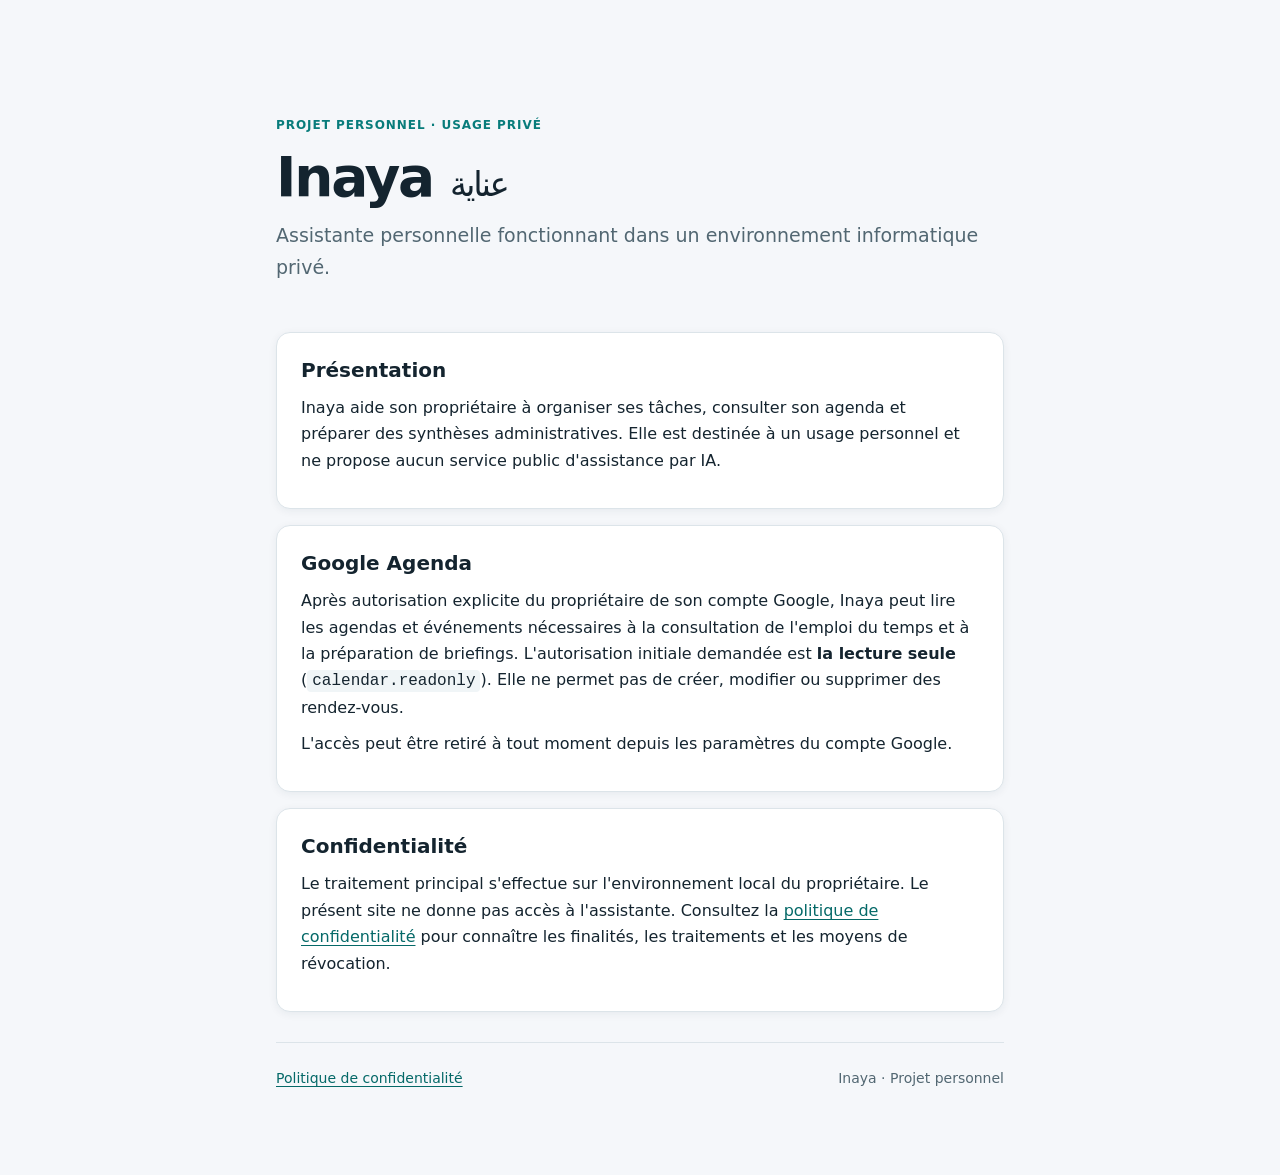
<file: index.html>
<!doctype html>
<html lang="fr">
<head>
<meta charset="utf-8">
<meta name="viewport" content="width=device-width,initial-scale=1">
<meta name="description" content="Inaya, assistante personnelle locale : présentation et accès à Google Agenda.">
<title>Inaya — Assistante personnelle locale</title>
<link rel="stylesheet" href="style.css">
</head>
<body>
<main class="container">
<header><span class="eyebrow">Projet personnel · Usage privé</span><h1>Inaya <span lang="ar" dir="rtl">عناية</span></h1><p class="lead">Assistante personnelle fonctionnant dans un environnement informatique privé.</p></header>
<section class="panel"><h2>Présentation</h2><p>Inaya aide son propriétaire à organiser ses tâches, consulter son agenda et préparer des synthèses administratives. Elle est destinée à un usage personnel et ne propose aucun service public d'assistance par IA.</p></section>
<section class="panel"><h2>Google Agenda</h2><p>Après autorisation explicite du propriétaire de son compte Google, Inaya peut lire les agendas et événements nécessaires à la consultation de l'emploi du temps et à la préparation de briefings. L'autorisation initiale demandée est <strong>la lecture seule</strong> (<code>calendar.readonly</code>). Elle ne permet pas de créer, modifier ou supprimer des rendez-vous.</p><p>L'accès peut être retiré à tout moment depuis les paramètres du compte Google.</p></section>
<section class="panel"><h2>Confidentialité</h2><p>Le traitement principal s'effectue sur l'environnement local du propriétaire. Le présent site ne donne pas accès à l'assistante. Consultez la <a href="privacy.html">politique de confidentialité</a> pour connaître les finalités, les traitements et les moyens de révocation.</p></section>
<footer><a href="privacy.html">Politique de confidentialité</a><span>Inaya · Projet personnel</span></footer>
</main>
</body>
</html>
</file>
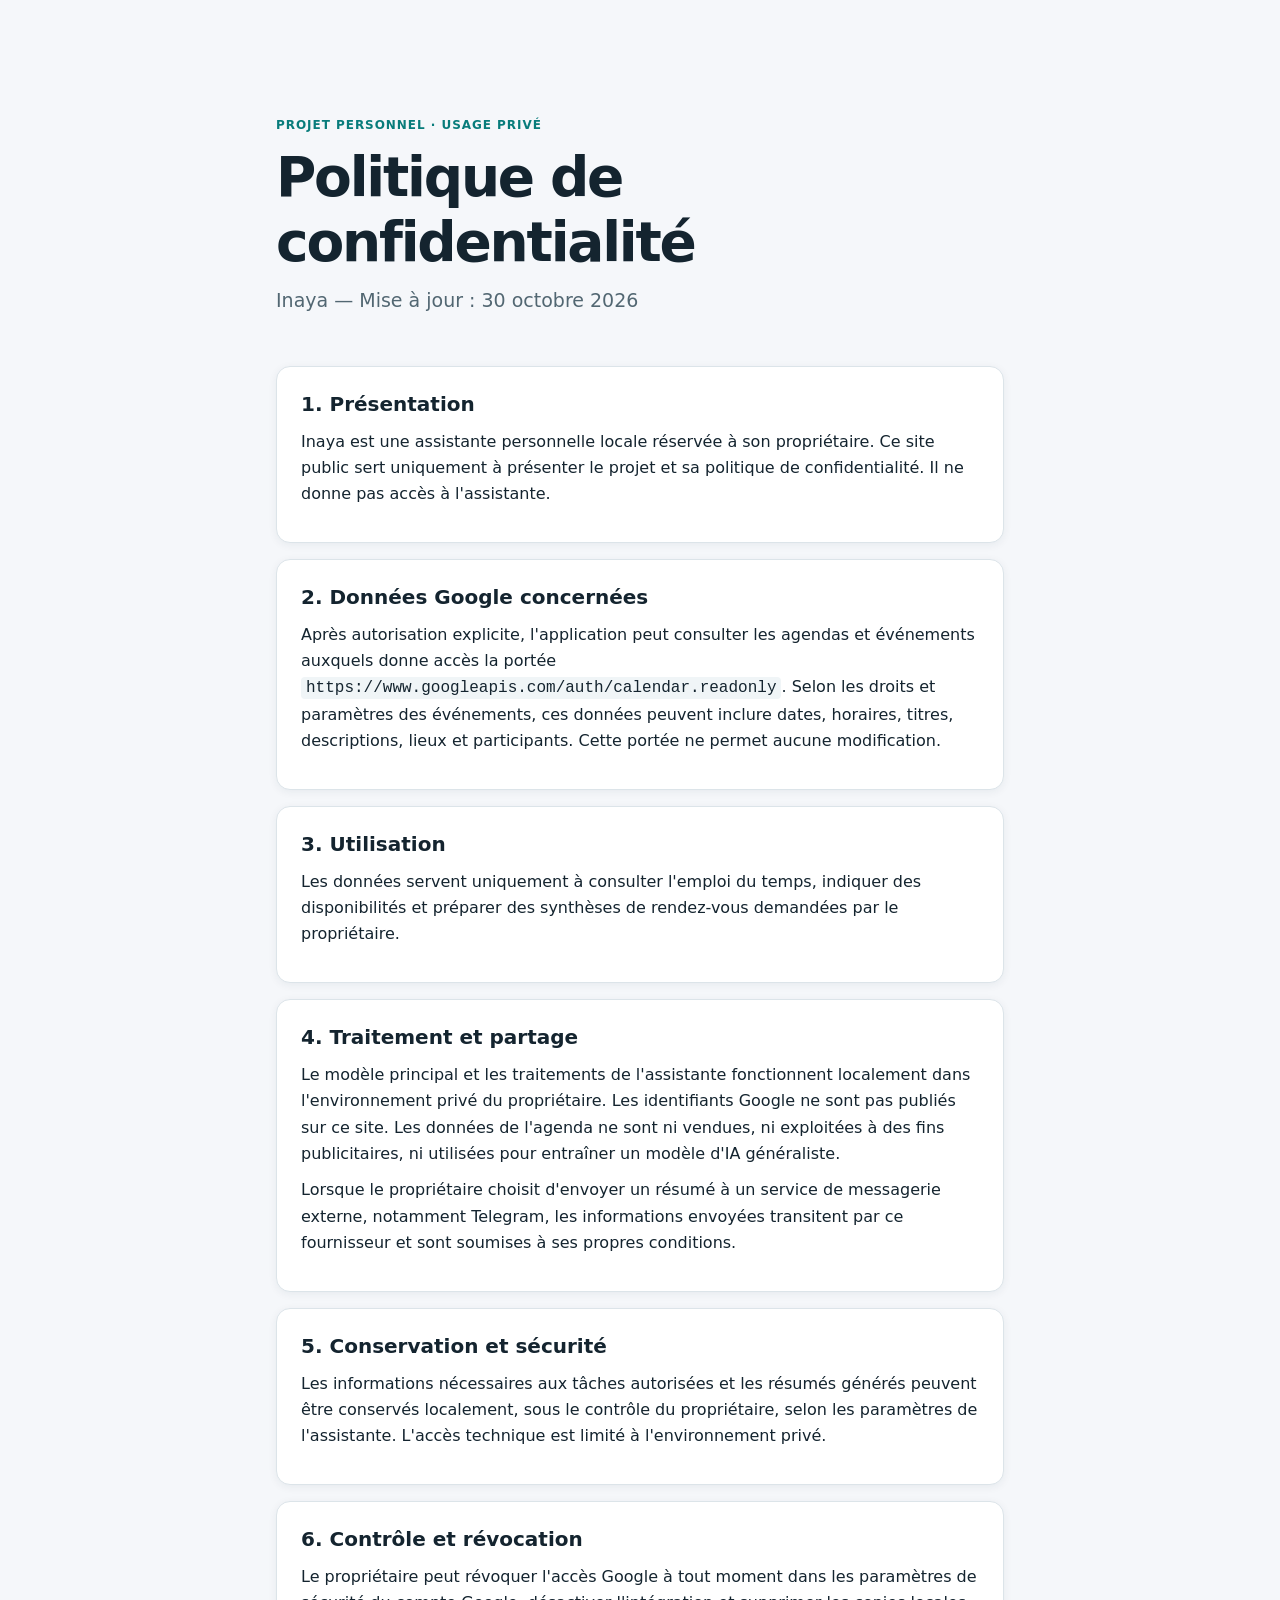
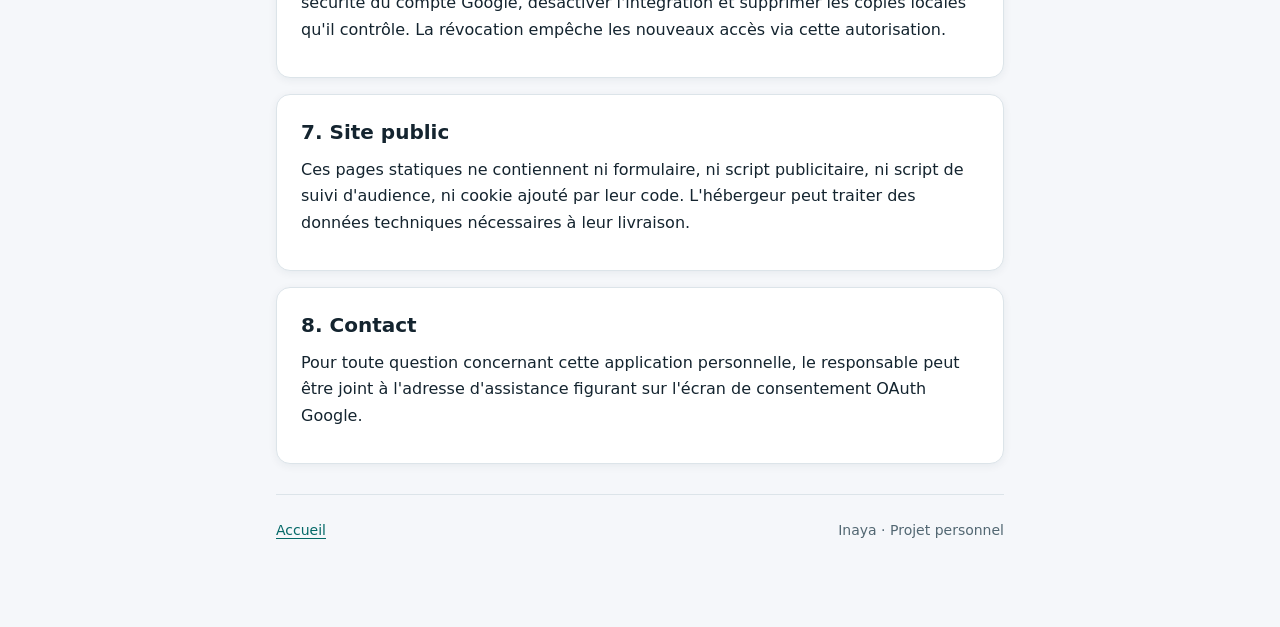
<file: privacy.html>
<!doctype html>
<html lang="fr">
<head>
<meta charset="utf-8"><meta name="viewport" content="width=device-width,initial-scale=1">
<meta name="description" content="Politique de confidentialité du projet personnel Inaya.">
<title>Confidentialité — Inaya</title><link rel="stylesheet" href="style.css">
</head>
<body>
<main class="container">
<header><span class="eyebrow">Projet personnel · Usage privé</span><h1>Politique de confidentialité</h1><p class="lead">Inaya — Mise à jour : 30 octobre 2026</p></header>
<section class="panel"><h2>1. Présentation</h2><p>Inaya est une assistante personnelle locale réservée à son propriétaire. Ce site public sert uniquement à présenter le projet et sa politique de confidentialité. Il ne donne pas accès à l'assistante.</p></section>
<section class="panel"><h2>2. Données Google concernées</h2><p>Après autorisation explicite, l'application peut consulter les agendas et événements auxquels donne accès la portée <code>https://www.googleapis.com/auth/calendar.readonly</code>. Selon les droits et paramètres des événements, ces données peuvent inclure dates, horaires, titres, descriptions, lieux et participants. Cette portée ne permet aucune modification.</p></section>
<section class="panel"><h2>3. Utilisation</h2><p>Les données servent uniquement à consulter l'emploi du temps, indiquer des disponibilités et préparer des synthèses de rendez-vous demandées par le propriétaire.</p></section>
<section class="panel"><h2>4. Traitement et partage</h2><p>Le modèle principal et les traitements de l'assistante fonctionnent localement dans l'environnement privé du propriétaire. Les identifiants Google ne sont pas publiés sur ce site. Les données de l'agenda ne sont ni vendues, ni exploitées à des fins publicitaires, ni utilisées pour entraîner un modèle d'IA généraliste.</p><p>Lorsque le propriétaire choisit d'envoyer un résumé à un service de messagerie externe, notamment Telegram, les informations envoyées transitent par ce fournisseur et sont soumises à ses propres conditions.</p></section>
<section class="panel"><h2>5. Conservation et sécurité</h2><p>Les informations nécessaires aux tâches autorisées et les résumés générés peuvent être conservés localement, sous le contrôle du propriétaire, selon les paramètres de l'assistante. L'accès technique est limité à l'environnement privé.</p></section>
<section class="panel"><h2>6. Contrôle et révocation</h2><p>Le propriétaire peut révoquer l'accès Google à tout moment dans les paramètres de sécurité du compte Google, désactiver l'intégration et supprimer les copies locales qu'il contrôle. La révocation empêche les nouveaux accès via cette autorisation.</p></section>
<section class="panel"><h2>7. Site public</h2><p>Ces pages statiques ne contiennent ni formulaire, ni script publicitaire, ni script de suivi d'audience, ni cookie ajouté par leur code. L'hébergeur peut traiter des données techniques nécessaires à leur livraison.</p></section>
<section class="panel"><h2>8. Contact</h2><p>Pour toute question concernant cette application personnelle, le responsable peut être joint à l'adresse d'assistance figurant sur l'écran de consentement OAuth Google.</p></section>
<footer><a href="index.html">Accueil</a><span>Inaya · Projet personnel</span></footer>
</main>
</body>
</html>
</file>
<file: style.css>
:root{color-scheme:light;--ink:#14242f;--muted:#526772;--bg:#f5f7fa;--card:#fff;--line:#dce4e9;--accent:#087c7b}*{box-sizing:border-box}body{margin:0;background:var(--bg);color:var(--ink);font:16px/1.65 system-ui,-apple-system,BlinkMacSystemFont,"Segoe UI",sans-serif}.container{max-width:840px;padding:clamp(24px,5vw,56px);margin:30px auto}header{padding:25px 0 23px}h1{font-size:clamp(36px,6vw,55px);letter-spacing:-.04em;line-height:1.18;margin:8px 0}h1 span{font-weight:450;font-size:.62em}h2{font-size:20px;line-height:1.3;margin:0 0 12px}p{margin:10px 0}.lead{font-size:19px;color:var(--muted);max-width:710px}.eyebrow{color:var(--accent);font-weight:750;letter-spacing:.08em;text-transform:uppercase;font-size:12px}.panel{background:var(--card);border:1px solid var(--line);border-radius:14px;padding:24px;margin:16px 0;box-shadow:0 2px 8px #132c4210}a{color:#056968;text-underline-offset:3px}a:hover{color:#014b4b}footer{display:flex;flex-wrap:wrap;justify-content:space-between;gap:16px;border-top:1px solid var(--line);padding-top:24px;margin-top:30px;color:var(--muted);font-size:14px}code{overflow-wrap:anywhere;background:#f0f5f7;padding:2px 5px;border-radius:4px}@media(max-width:560px){.container{margin:0}.panel{padding:18px}}
</file>
